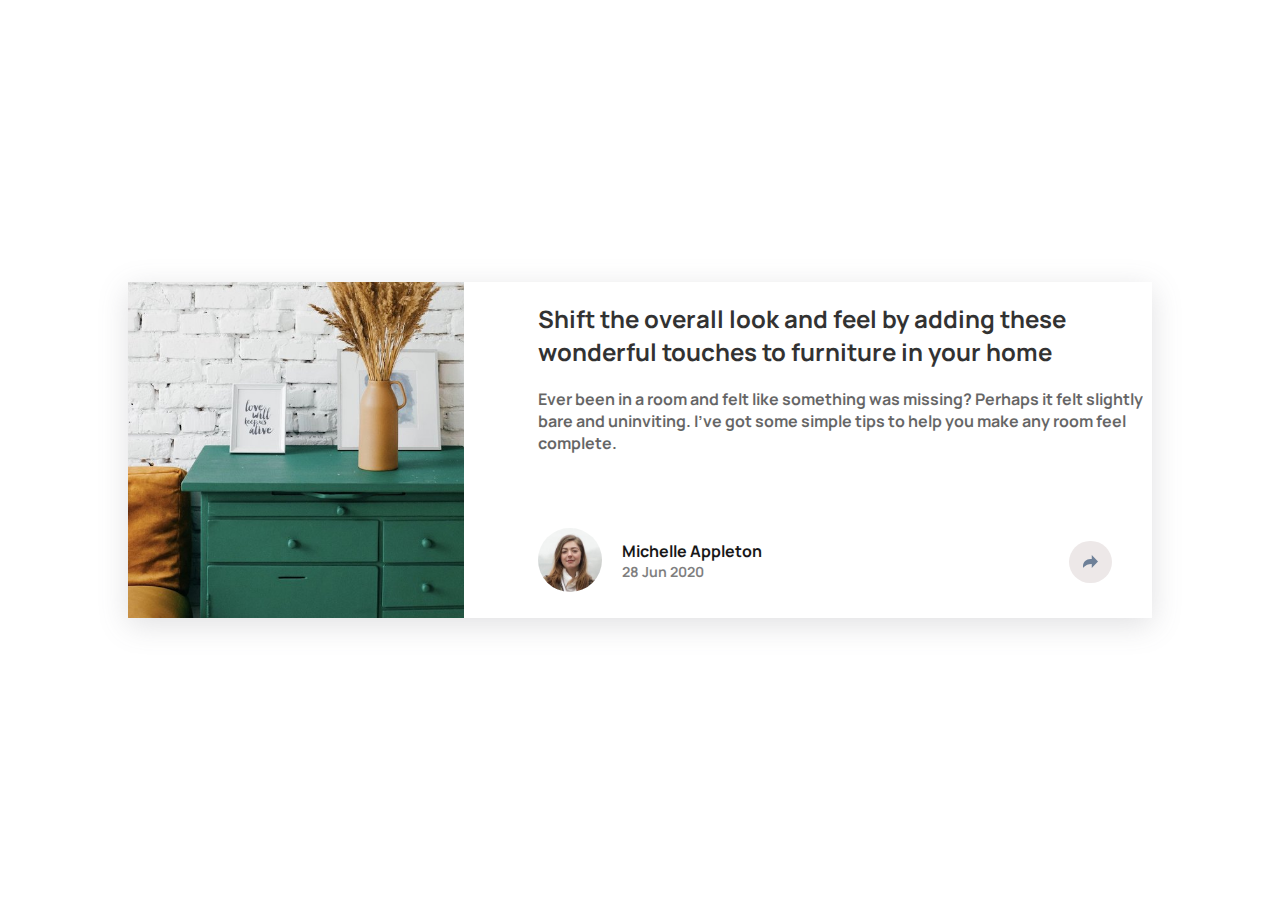
<file: Newbie/article-preview-component-master-6/index.html>
<!DOCTYPE html>
<html lang="en">
  <head>
    <meta charset="UTF-8" />
    <meta name="viewport" content="width=device-width, initial-scale=1.0" />
    <!-- displays site properly based on user's device -->
    <link rel="stylesheet" href="css/style.css" />
    <link rel="stylesheet" href="css/share.css">
    <link rel="stylesheet" media="(max-width:740px)" href="css/mobile.css">
    
    <link
      rel="icon"
      type="image/png"
      sizes="32x32"
      href="./images/favicon-32x32.png"
    />

    <title>Frontend Mentor | Article preview component</title>

    <!-- Feel free to remove these styles or customise in your own stylesheet 👍 -->
    <style>
      .attribution {
        font-size: 11px;
        text-align: center;
      }
      .attribution a {
        color: hsl(228, 45%, 44%);
      }
    </style>
  </head>
  <body>
    <div class="card">
      <div id="img-div">
        
      </div>
      <div id="info-div">
        <div id="info-header">
          <h2>
            Shift the overall look and feel by adding these wonderful touches to
            furniture in your home
          </h2>
          <h3>
            Ever been in a room and felt like something was missing? Perhaps it
            felt slightly bare and uninviting. I’ve got some simple tips to help
            you make any room feel complete.
          </h3>
        </div>
      </div>
      <div id="user-div">
        <div id="user-img-div">
          <img src="images/avatar-michelle.jpg" alt="">
        </div>
        <div id="user-name-div">
          <h4>Michelle Appleton</h4>
          <h5>28 Jun 2020</h5>
        </div>
        
        <div  id="user-share-div">
          <div class="share-div hidden" >
            <div id="div-1">
              <h6>SHARE</h6>
              <div><svg xmlns="http://www.w3.org/2000/svg" width="20" height="20"><path fill="#FFF" d="M18.896 0H1.104C.494 0 0 .494 0 1.104v17.793C0 19.506.494 20 1.104 20h9.58v-7.745H8.076V9.237h2.606V7.01c0-2.583 1.578-3.99 3.883-3.99 1.104 0 2.052.082 2.329.119v2.7h-1.598c-1.254 0-1.496.597-1.496 1.47v1.928h2.989l-.39 3.018h-2.6V20h5.098c.608 0 1.102-.494 1.102-1.104V1.104C20 .494 19.506 0 18.896 0z"/></svg></div>
              <div><svg xmlns="http://www.w3.org/2000/svg" width="20" height="17"><path fill="#FFF" d="M20 2.172a8.192 8.192 0 01-2.357.646 4.11 4.11 0 001.804-2.27 8.22 8.22 0 01-2.605.996A4.096 4.096 0 0013.847.248c-2.65 0-4.596 2.472-3.998 5.037A11.648 11.648 0 011.392 1a4.109 4.109 0 001.27 5.478 4.086 4.086 0 01-1.858-.513c-.045 1.9 1.318 3.679 3.291 4.075a4.113 4.113 0 01-1.853.07 4.106 4.106 0 003.833 2.849A8.25 8.25 0 010 14.658a11.616 11.616 0 006.29 1.843c7.618 0 11.922-6.434 11.663-12.205A8.354 8.354 0 0020 2.172z"/></svg></div>
              <div><svg xmlns="http://www.w3.org/2000/svg" width="20" height="20"><path fill="#FFF" d="M10 0C4.478 0 0 4.477 0 10c0 4.237 2.636 7.855 6.356 9.312-.088-.791-.167-2.005.035-2.868.182-.78 1.172-4.97 1.172-4.97s-.299-.6-.299-1.486c0-1.39.806-2.428 1.81-2.428.852 0 1.264.64 1.264 1.408 0 .858-.545 2.14-.828 3.33-.236.995.5 1.807 1.48 1.807 1.778 0 3.144-1.874 3.144-4.58 0-2.393-1.72-4.068-4.177-4.068-2.845 0-4.515 2.135-4.515 4.34 0 .859.331 1.781.745 2.281a.3.3 0 01.069.288l-.278 1.133c-.044.183-.145.223-.335.134-1.249-.581-2.03-2.407-2.03-3.874 0-3.154 2.292-6.052 6.608-6.052 3.469 0 6.165 2.473 6.165 5.776 0 3.447-2.173 6.22-5.19 6.22-1.013 0-1.965-.525-2.291-1.148l-.623 2.378c-.226.869-.835 1.958-1.244 2.621.937.29 1.931.446 2.962.446 5.522 0 10-4.477 10-10S15.522 0 10 0z"/></svg></div>  
            </div>
            <div id="div-2">
              <div>
                <svg xmlns="http://www.w3.org/2000/svg" width="15" height="13"><path fill="#6E8098" d="M15 6.495L8.766.014V3.88H7.441C3.33 3.88 0 7.039 0 10.936v2.049l.589-.612C2.59 10.294 5.422 9.11 8.39 9.11h.375v3.867L15 6.495z"/></svg></div>
            </div>
          </div> 
          <div id="share-button-div">
            <svg id="detail-btn" xmlns="http://www.w3.org/2000/svg" width="15" height="13"><path fill="#6E8098" d="M15 6.495L8.766.014V3.88H7.441C3.33 3.88 0 7.039 0 10.936v2.049l.589-.612C2.59 10.294 5.422 9.11 8.39 9.11h.375v3.867L15 6.495z"/></svg>
          </div>
        </div>
    </div>

    <script src="main.js"></script>

  </body>
</html>
</file>
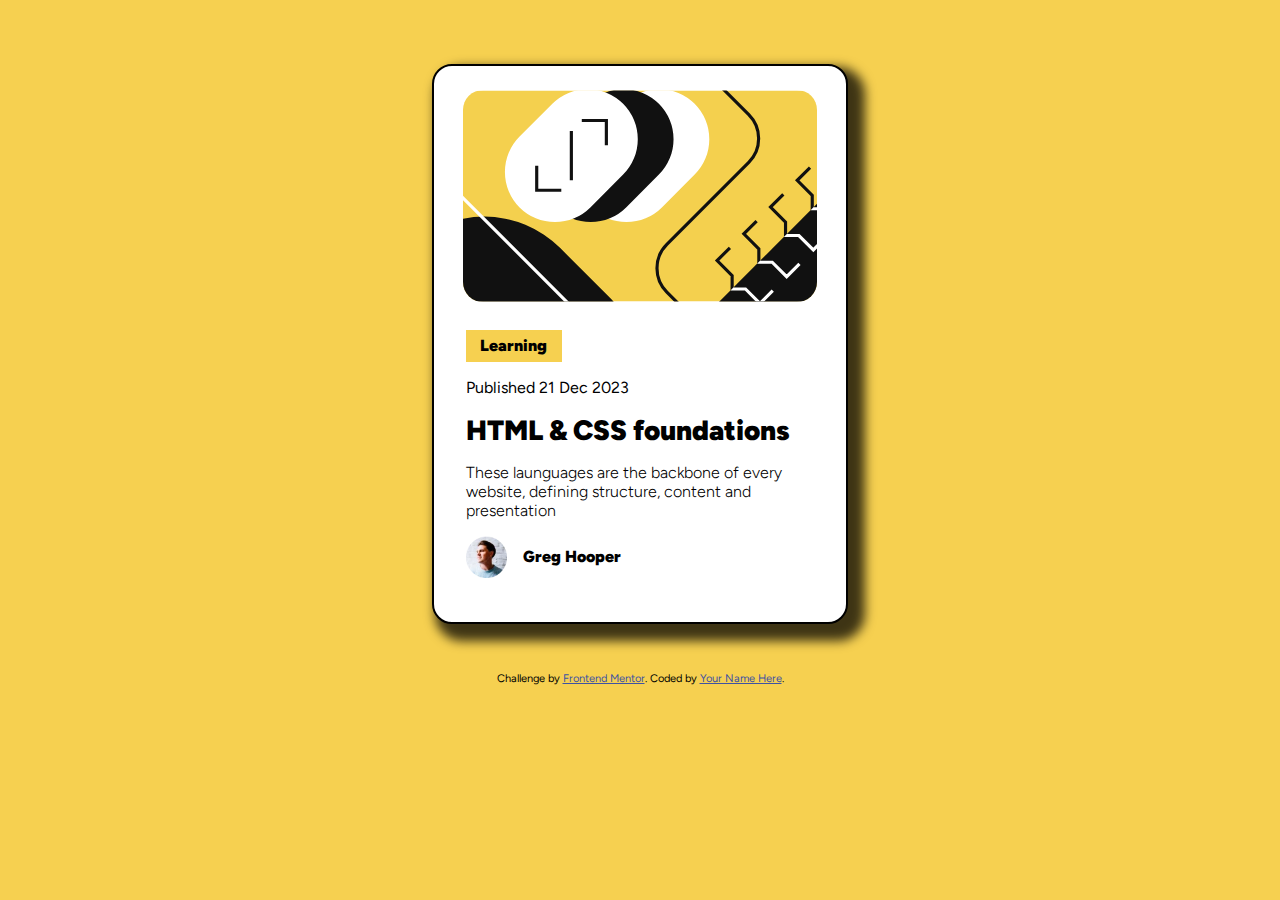
<file: Newbie/blog-preview-card-main-3/index.html>
<!DOCTYPE html>
<html lang="en">
<head>
  <meta charset="UTF-8">
  <meta name="viewport" content="width=device-width, initial-scale=1.0"> <!-- displays site properly based on user's device -->

  <link rel="icon" type="image/png" sizes="32x32" href="./assets/images/favicon-32x32.png">
  <link rel="stylesheet" href="style.css">
  <title>Frontend Mentor | Blog preview card</title>

  <!-- Feel free to remove these styles or customise in your own stylesheet 👍 -->
  <style>
    .attribution { font-size: 11px; text-align: center; }
    .attribution a { color: hsl(228, 45%, 44%); }
  </style>
</head>
<body>
  <div class="card">
    <div id="head-img-div">
      <img src="assets/images/illustration-article.svg" alt="">
    </div>
    <div id="info-div">
      <h2>Learning</h2>
      <h3>Published 21 Dec 2023</h3>
      <h1>HTML & CSS foundations</h1>
      <p>
        These launguages are the backbone of every website, defining structure,
        content and presentation
      </p>
    </div>
    <div id="avatar-div">
      <img id="avatar-img" src="assets/images/image-avatar.webp" alt="">
      <h2 id="avatar-name">Greg Hooper</h2>
    </div>

  </div>

  
  <div class="attribution">
    Challenge by <a href="https://www.frontendmentor.io?ref=challenge" target="_blank">Frontend Mentor</a>. 
    Coded by <a href="#">Your Name Here</a>.
  </div>
</body>
</html>
</file>
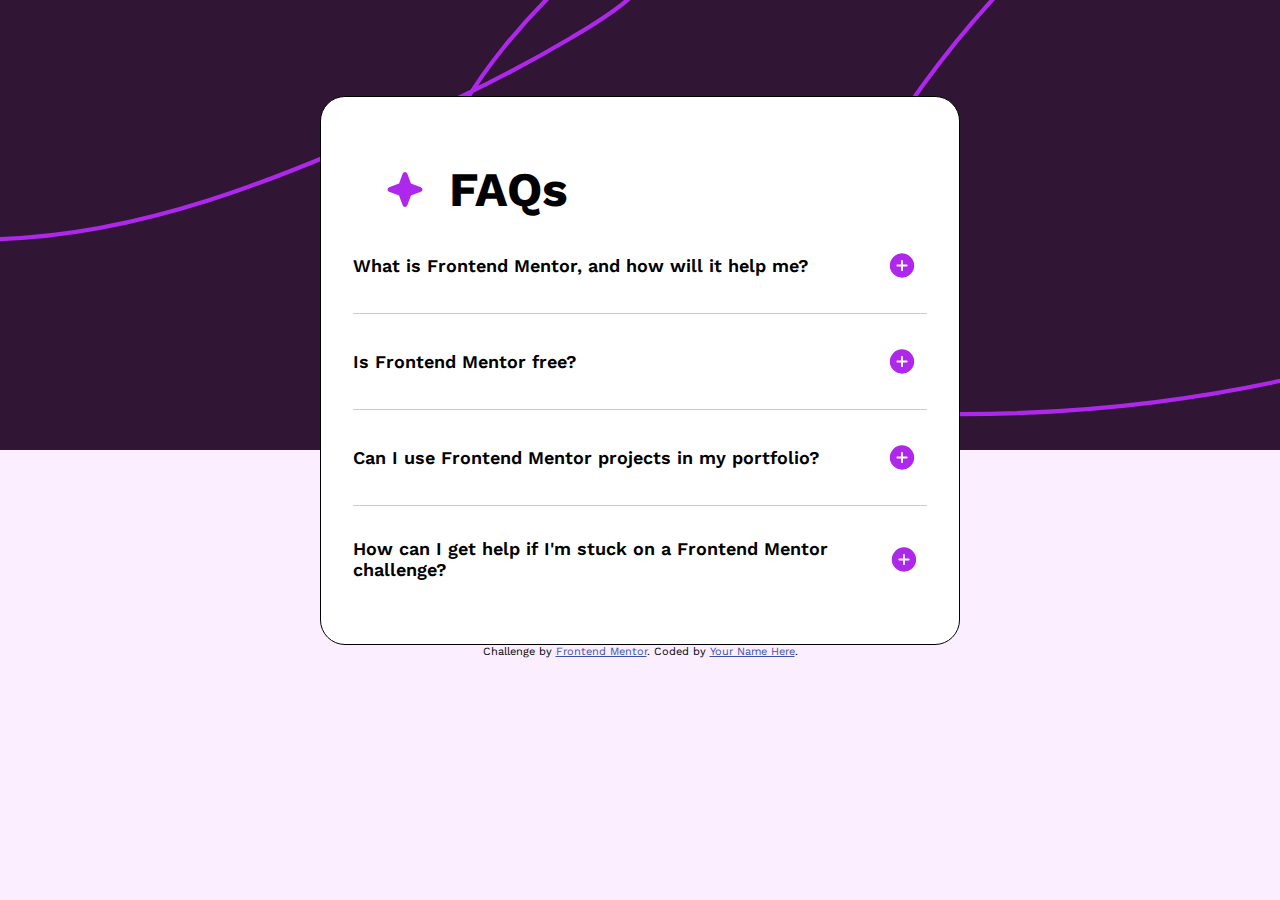
<file: Newbie/faq-accordion-main-4/index.html>
<!DOCTYPE html>
<html lang="en">
<head>
  <meta charset="UTF-8">
  <meta name="viewport" content="width=device-width, initial-scale=1.0"> <!-- displays site properly based on user's device -->
  <link rel="stylesheet" href="css/style.css">
  <link rel="icon" type="image/png" sizes="32x32" href="./assets/images/favicon-32x32.png">
  <link rel="stylesheet" media="(max-width:950px)" href="css/mobile.css">
  <title>Frontend Mentor | FAQ accordion</title>

  <!-- Feel free to remove these styles or customise in your own stylesheet 👍 -->
  <style>
    .attribution { font-size: 11px; text-align: center; }
    .attribution a { color: hsl(228, 45%, 44%); }
  </style>
</head>
<body>
  <div class="img-div">
    
  </div>
  <div class="card">
    <div id="header-div">
      <svg xmlns="http://www.w3.org/2000/svg" width="40" height="41" fill="none" viewBox="0 0 40 41"><path fill="#AD28EB" d="M37.5 20.5a2.467 2.467 0 0 1-1.64 2.344l-9.913 3.604-3.603 9.911a2.5 2.5 0 0 1-4.688 0l-3.604-9.922-9.911-3.593a2.5 2.5 0 0 1 0-4.688l9.921-3.604 3.594-9.911a2.5 2.5 0 0 1 4.688 0l3.604 9.921 9.911 3.594A2.467 2.467 0 0 1 37.5 20.5Z"/></svg>
      <h1>FAQs</h1>
    </div>
    <div class="card-element">
      <div class="info-head-div">
        <h2 class="info-head">What is Frontend Mentor, and how will it help me?</h2>
        <svg class="show-more plus-class" xmlns="http://www.w3.org/2000/svg" width="30" height="31" fill="none" viewBox="0 0 30 31"><path fill="#AD28EB" d="M15 3.313A12.187 12.187 0 1 0 27.188 15.5 12.203 12.203 0 0 0 15 3.312Zm4.688 13.124h-3.75v3.75a.938.938 0 0 1-1.876 0v-3.75h-3.75a.938.938 0 0 1 0-1.875h3.75v-3.75a.938.938 0 0 1 1.876 0v3.75h3.75a.938.938 0 0 1 0 1.876Z"/></svg>
      </div>
      <p class="info-details">Frontend Mentor offers realistic coding challenges to help developers improve their 
        frontend coding skills with projects in HTML, CSS, and JavaScript. It's suitable for 
        all levels and ideal for portfolio building.</p>
    </div>
    <div class="card-element">
      <div class="info-head-div">
        <h2 class="info-head">Is Frontend Mentor free?</h2>
        <svg class="show-more plus-class" xmlns="http://www.w3.org/2000/svg" width="30" height="31" fill="none" viewBox="0 0 30 31"><path fill="#AD28EB" d="M15 3.313A12.187 12.187 0 1 0 27.188 15.5 12.203 12.203 0 0 0 15 3.312Zm4.688 13.124h-3.75v3.75a.938.938 0 0 1-1.876 0v-3.75h-3.75a.938.938 0 0 1 0-1.875h3.75v-3.75a.938.938 0 0 1 1.876 0v3.75h3.75a.938.938 0 0 1 0 1.876Z"/></svg>
      </div>
      <p class="info-details">Yes, Frontend Mentor offers both free and premium coding challenges, with the free 
        option providing access to a range of projects suitable for all skill levels.
      </p>
    </div>
    <div class="card-element">
      <div class="info-head-div">
        <h2 class="info-head">Can I use Frontend Mentor projects in my portfolio?</h2>
        <svg class="show-more plus-class" xmlns="http://www.w3.org/2000/svg" width="30" height="31" fill="none" viewBox="0 0 30 31"><path fill="#AD28EB" d="M15 3.313A12.187 12.187 0 1 0 27.188 15.5 12.203 12.203 0 0 0 15 3.312Zm4.688 13.124h-3.75v3.75a.938.938 0 0 1-1.876 0v-3.75h-3.75a.938.938 0 0 1 0-1.875h3.75v-3.75a.938.938 0 0 1 1.876 0v3.75h3.75a.938.938 0 0 1 0 1.876Z"/></svg>
      </div>
      <p class="info-details">  Yes, you can use projects completed on Frontend Mentor in your portfolio. It's an excellent
        way to showcase your skills to potential employers!</p>
    </div>
    <div class="card-element">
      <div class="info-head-div">
        <h2 class="info-head">How can I get help if I'm stuck on a Frontend Mentor challenge?</h2>
        <svg class="show-more plus-class" xmlns="http://www.w3.org/2000/svg" width="30" height="31" fill="none" viewBox="0 0 30 31"><path fill="#AD28EB" d="M15 3.313A12.187 12.187 0 1 0 27.188 15.5 12.203 12.203 0 0 0 15 3.312Zm4.688 13.124h-3.75v3.75a.938.938 0 0 1-1.876 0v-3.75h-3.75a.938.938 0 0 1 0-1.875h3.75v-3.75a.938.938 0 0 1 1.876 0v3.75h3.75a.938.938 0 0 1 0 1.876Z"/></svg>
      </div>
      <p class="info-details"> The best place to get help is inside Frontend Mentor's Discord community. There's a help 
        channel where you can ask questions and seek support from other community members.
      </p>
    </div>
  </div>




  
  
 
  
  <div class="attribution">
    Challenge by <a href="https://www.frontendmentor.io?ref=challenge" target="_blank">Frontend Mentor</a>. 
    Coded by <a href="#">Your Name Here</a>.
  </div>

  <script src="script/main.js"></script>
</body>
</html>
</file>
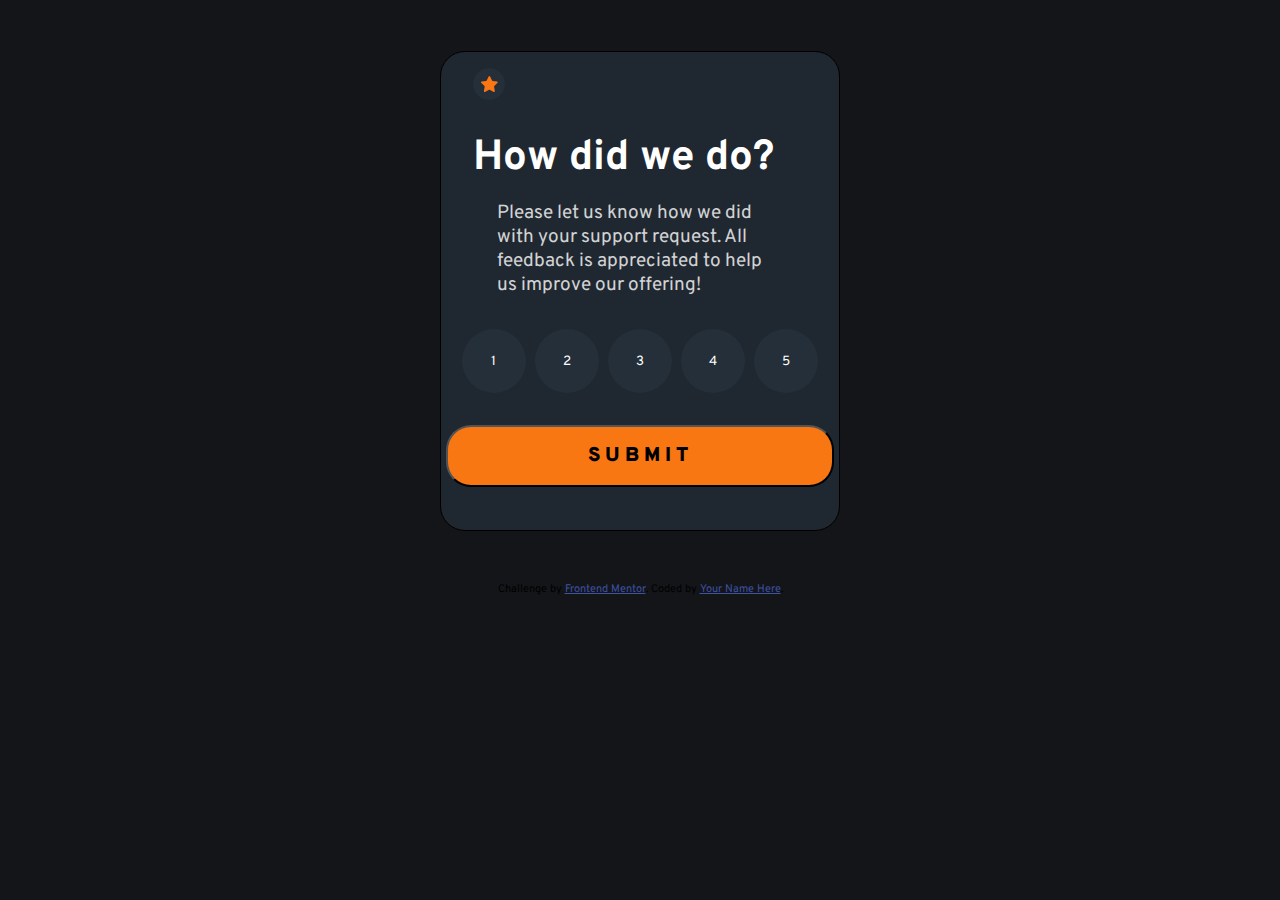
<file: Newbie/interactive-rating-component-main -5/index.html>
<!DOCTYPE html>
<html lang="en">
  <head>
    <meta charset="UTF-8" />
    <meta name="viewport" content="width=device-width, initial-scale=1.0" />
    <!-- displays site properly based on user's device -->

    <link
      rel="icon"
      type="image/png"
      sizes="32x32"
      href="./images/favicon-32x32.png"
    />
    <link rel="stylesheet" href="css/style.css" />
    <link rel="stylesheet" href="css/success-class.css" />
    <link rel="stylesheet" href="css/code.css" />
    <link rel="stylesheet" media="(max-width:375px)" href="css/mobile.css">
    <title>Frontend Mentor | Interactive rating component</title>

    <!-- Feel free to remove these styles or customise in your own stylesheet 👍 -->
    <style>
      .attribution {
        font-size: 11px;
        text-align: center;
      }
      .attribution a {
        color: hsl(228, 45%, 44%);
      }
    </style>
  </head>
  <body>
    <!-- Rating state start -->
    <div class="card">
      <div id="icon-div">
        <svg width="17" height="16" xmlns="http://www.w3.org/2000/svg">
          <path
            d="m9.067.43 1.99 4.031c.112.228.33.386.58.422l4.45.647a.772.772 0 0 1 .427 1.316l-3.22 3.138a.773.773 0 0 0-.222.683l.76 4.431a.772.772 0 0 1-1.12.813l-3.98-2.092a.773.773 0 0 0-.718 0l-3.98 2.092a.772.772 0 0 1-1.119-.813l.76-4.431a.77.77 0 0 0-.222-.683L.233 6.846A.772.772 0 0 1 .661 5.53l4.449-.647a.772.772 0 0 0 .58-.422L7.68.43a.774.774 0 0 1 1.387 0Z"
            fill="#FC7614"
          />
        </svg>
      </div>
      <div id="card-header">
        <h1>How did we do?</h1>
        <p>
          Please let us know how we did with your support request. All feedback
          is appreciated to help us improve our offering!
        </p>
      </div>
      <div id="star-div">
        <button class="star-btn">1</button>
        <button class="star-btn">2</button>
        <button class="star-btn">3</button>
        <button class="star-btn">4</button>
        <button class="star-btn">5</button>
      </div>
      <div id="submit-div">
        <button class="submit-btn">SUBMIT</button>
      </div>
    </div>

    

    <!-- Submit

  Rating state end 

  Thank you state start 

  

  

  

  Thank you state end  -->

    <div class="attribution">
      Challenge by
      <a href="https://www.frontendmentor.io?ref=challenge" target="_blank"
        >Frontend Mentor</a
      >. Coded by <a href="#">Your Name Here</a>.
    </div>

    <script src="scripts/main.js"></script>
  </body>
</html>
</file>
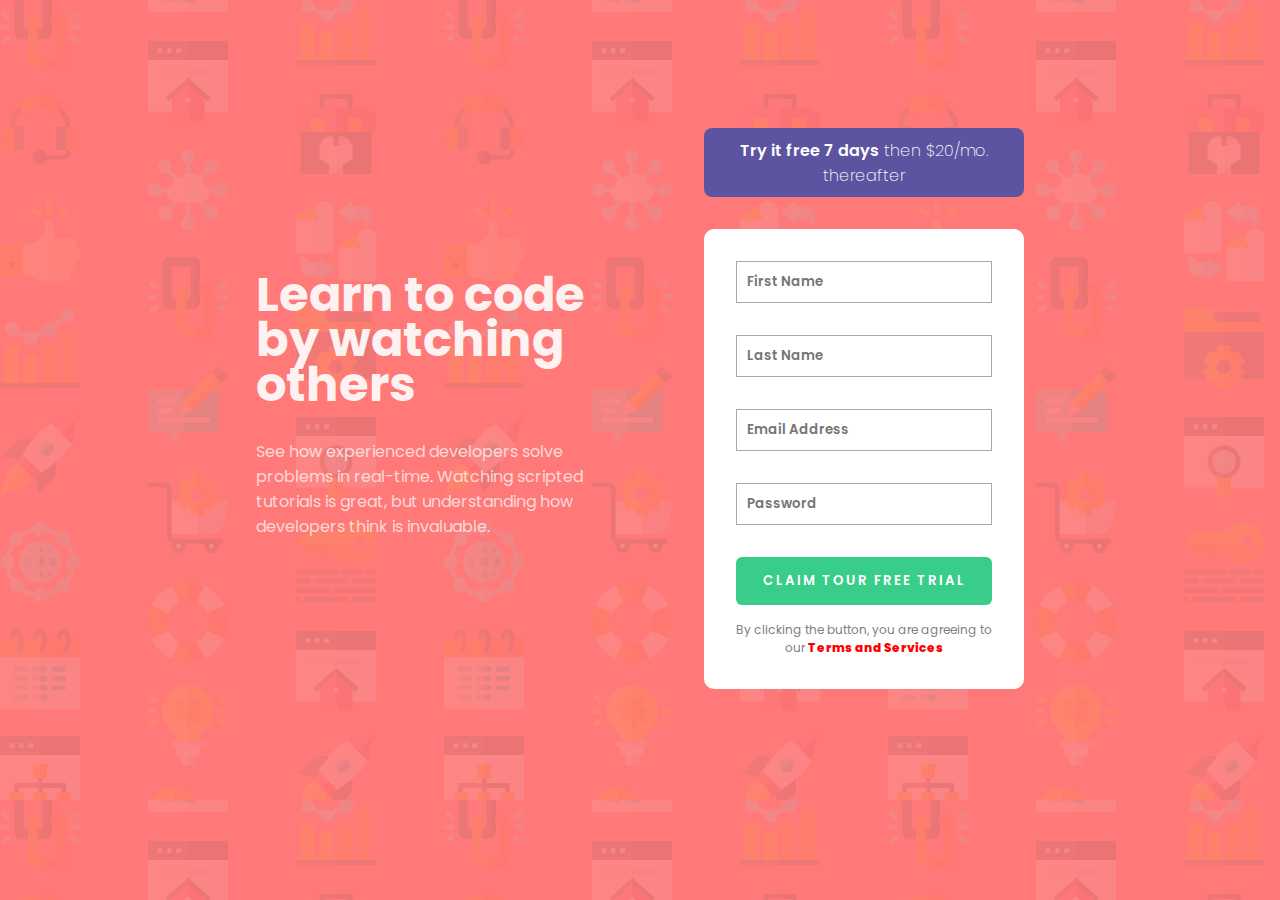
<file: Newbie/intro-component-with-signup-form-master-8/index.html>
<!DOCTYPE html>
<html lang="en">
  <head>
    <meta charset="UTF-8" />
    <meta name="viewport" content="width=device-width, initial-scale=1.0" />
    <!-- displays site properly based on user's device -->
    <link rel="stylesheet" href="css/style.css" />
    <link rel="stylesheet" media="(max-width:1240px)" href="css/tablet.css">
    <link rel="stylesheet" media="(max-width:650px)" href="css/mobile.css" />
    <link rel="stylesheet" href="css/warning-message.css">
    <link
      rel="icon"
      type="image/png"
      sizes="32x32"
      href="./images/favicon-32x32.png"
    />

    <title>Frontend Mentor | Intro component with sign up form</title>

    <!-- Feel free to remove these styles or customise in your own stylesheet 👍 -->
    <style>
      .attribution {
        font-size: 11px;
        text-align: center;
      }
      .attribution a {
        color: hsl(228, 45%, 44%);
      }
    </style>
  </head>
  <body>
    <div class="card">
      <div class="head-container">
        <h1>Learn to code by watching others</h1>
        <p>
          See how experienced developers solve problems in real-time. Watching
          scripted tutorials is great, but understanding how developers think is
          invaluable.
        </p>
      </div>
      <div class="form-container">
        <div class="discount-div">
          <h2> <span>Try it free 7 days</span> then $20/mo. thereafter</h2>
        </div>
        <div class="form-div">
          <form action="#">
            <div class="input-div">
              <input class="form-element" type="text" id="fname" placeholder="First Name" />
              <svg class="error-svg" width="24" height="24" xmlns="http://www.w3.org/2000/svg"><g fill="none" fill-rule="evenodd"><circle fill="#FF7979" cx="12" cy="12" r="12"/><rect fill="#FFF" x="11" y="6" width="2" height="9" rx="1"/><rect fill="#FFF" x="11" y="17" width="2" height="2" rx="1"/></g></svg>
            </div>
            
            
            <p class="warning-message">First Name cannot be empty</p>
            <div class="input-div">
              <input class="form-element" type="text" id="flastName" placeholder="Last Name" />
              <svg class="error-svg" width="24" height="24" xmlns="http://www.w3.org/2000/svg"><g fill="none" fill-rule="evenodd"><circle fill="#FF7979" cx="12" cy="12" r="12"/><rect fill="#FFF" x="11" y="6" width="2" height="9" rx="1"/><rect fill="#FFF" x="11" y="17" width="2" height="2" rx="1"/></g></svg>
            </div>
            
            
            <p class="warning-message">Last Name cannot be empty</p>
            <div class="input-div">
              <input class="form-element" type="text" id="femail" placeholder="Email Address" />
              <svg class="error-svg" width="24" height="24" xmlns="http://www.w3.org/2000/svg"><g fill="none" fill-rule="evenodd"><circle fill="#FF7979" cx="12" cy="12" r="12"/><rect fill="#FFF" x="11" y="6" width="2" height="9" rx="1"/><rect fill="#FFF" x="11" y="17" width="2" height="2" rx="1"/></g></svg>
            </div>
            
            
            <p class="warning-message">Looks like this is not an email</p>           
            <div class="input-div">
              <input class="form-element" type="password" id="fpassword" placeholder="Password" />
              <svg class="error-svg" width="24" height="24" xmlns="http://www.w3.org/2000/svg"><g fill="none" fill-rule="evenodd"><circle fill="#FF7979" cx="12" cy="12" r="12"/><rect fill="#FFF" x="11" y="6" width="2" height="9" rx="1"/><rect fill="#FFF" x="11" y="17" width="2" height="2" rx="1"/></g></svg>
            </div>
           
            
            <p class="warning-message">Password cannot be empty</p>
            
            <button class="submit-button">CLAIM TOUR FREE TRIAL</button>
            
            <p id="term-service">
              By clicking the button, you are agreeing to our <span>Terms and Services</span>
            </p>
          </form>
        </div>
      </div>
    </div>

    <!-- <footer>
    <p class="attribution">
      Challenge by <a href="https://www.frontendmentor.io?ref=challenge" target="_blank">Frontend Mentor</a>. 
      Coded by <a href="#">Your Name Here</a>.
    </p>
  </footer> -->
    <script src="main.js"></script>
  </body>
</html>
</file>
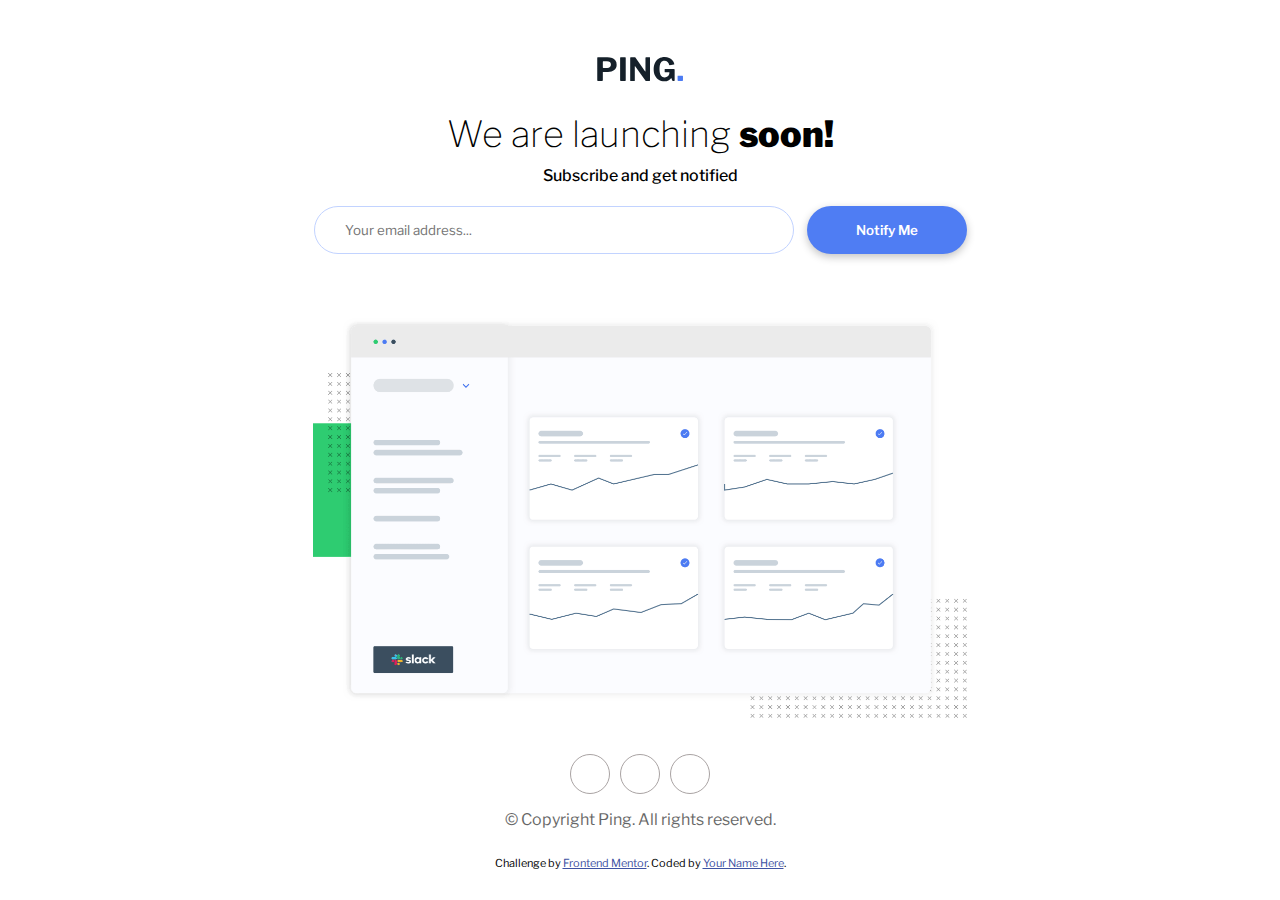
<file: Newbie/ping-coming-soon-page-master - 9/index.html>
<!DOCTYPE html>
<html lang="en">
<head>
  <meta charset="UTF-8">
  <meta name="viewport" content="width=device-width, initial-scale=1.0"> <!-- displays site properly based on user's device -->
  <link rel="stylesheet" href="https://cdnjs.cloudflare.com/ajax/libs/font-awesome/6.6.0/css/all.min.css" integrity="sha512-Kc323vGBEqzTmouAECnVceyQqyqdsSiqLQISBL29aUW4U/M7pSPA/gEUZQqv1cwx4OnYxTxve5UMg5GT6L4JJg==" crossorigin="anonymous" referrerpolicy="no-referrer" />
  <link rel="stylesheet" media="(max-width:740px)" href="styles/mobile.css">
  <link rel="icon" type="image/png" sizes="32x32" href="./images/favicon-32x32.png">
  
  <link rel="stylesheet" href="styles/style.css">

  <title>Frontend Mentor | Ping coming soon page</title>

  <!-- Feel free to remove these styles or customise in your own stylesheet 👍 -->
  <style>
    .attribution { font-size: 11px; text-align: center; }
    .attribution a { color: hsl(228, 45%, 44%); }
  </style>
</head>
<body>
  <div class="container">
    <div class="header-div">
      <img src="images/logo.svg" alt="">
      <h2>We are launching <span>soon!</span></h2>
      <h4>Subscribe and get notified</h4>
      <div class="input-div">
        <div >
          <input type="text" placeholder="Your email address...">
          <button>Notify Me</button>
        </div>
      </div>
    </div>
    <div class="img-div">
      <img src="images/illustration-dashboard.png" alt="">
    </div>
    <div class="footer">
      <div class="footer-icons">
        <i class="fa-brands fa-facebook-f fa-xl" style="color: #005eff;"></i>
        <i class="fa-brands fa-twitter fa-xl" style="color: #005eff;"></i>
        <i class="fa-brands fa-instagram fa-xl" style="color: #005eff;"></i>
      </div>
      <div class="footer-info">
        <p>&copy; Copyright Ping. All rights reserved.</p>
      </div>
    </div>
  </div>

  <footer>
    <p class="attribution">
      Challenge by <a href="https://www.frontendmentor.io?ref=challenge" target="_blank">Frontend Mentor</a>. 
      Coded by <a href="#">Your Name Here</a>.
    </p>
  </footer>

  <script src="scripts/app.js"></script>
</body>
</html>
</file>
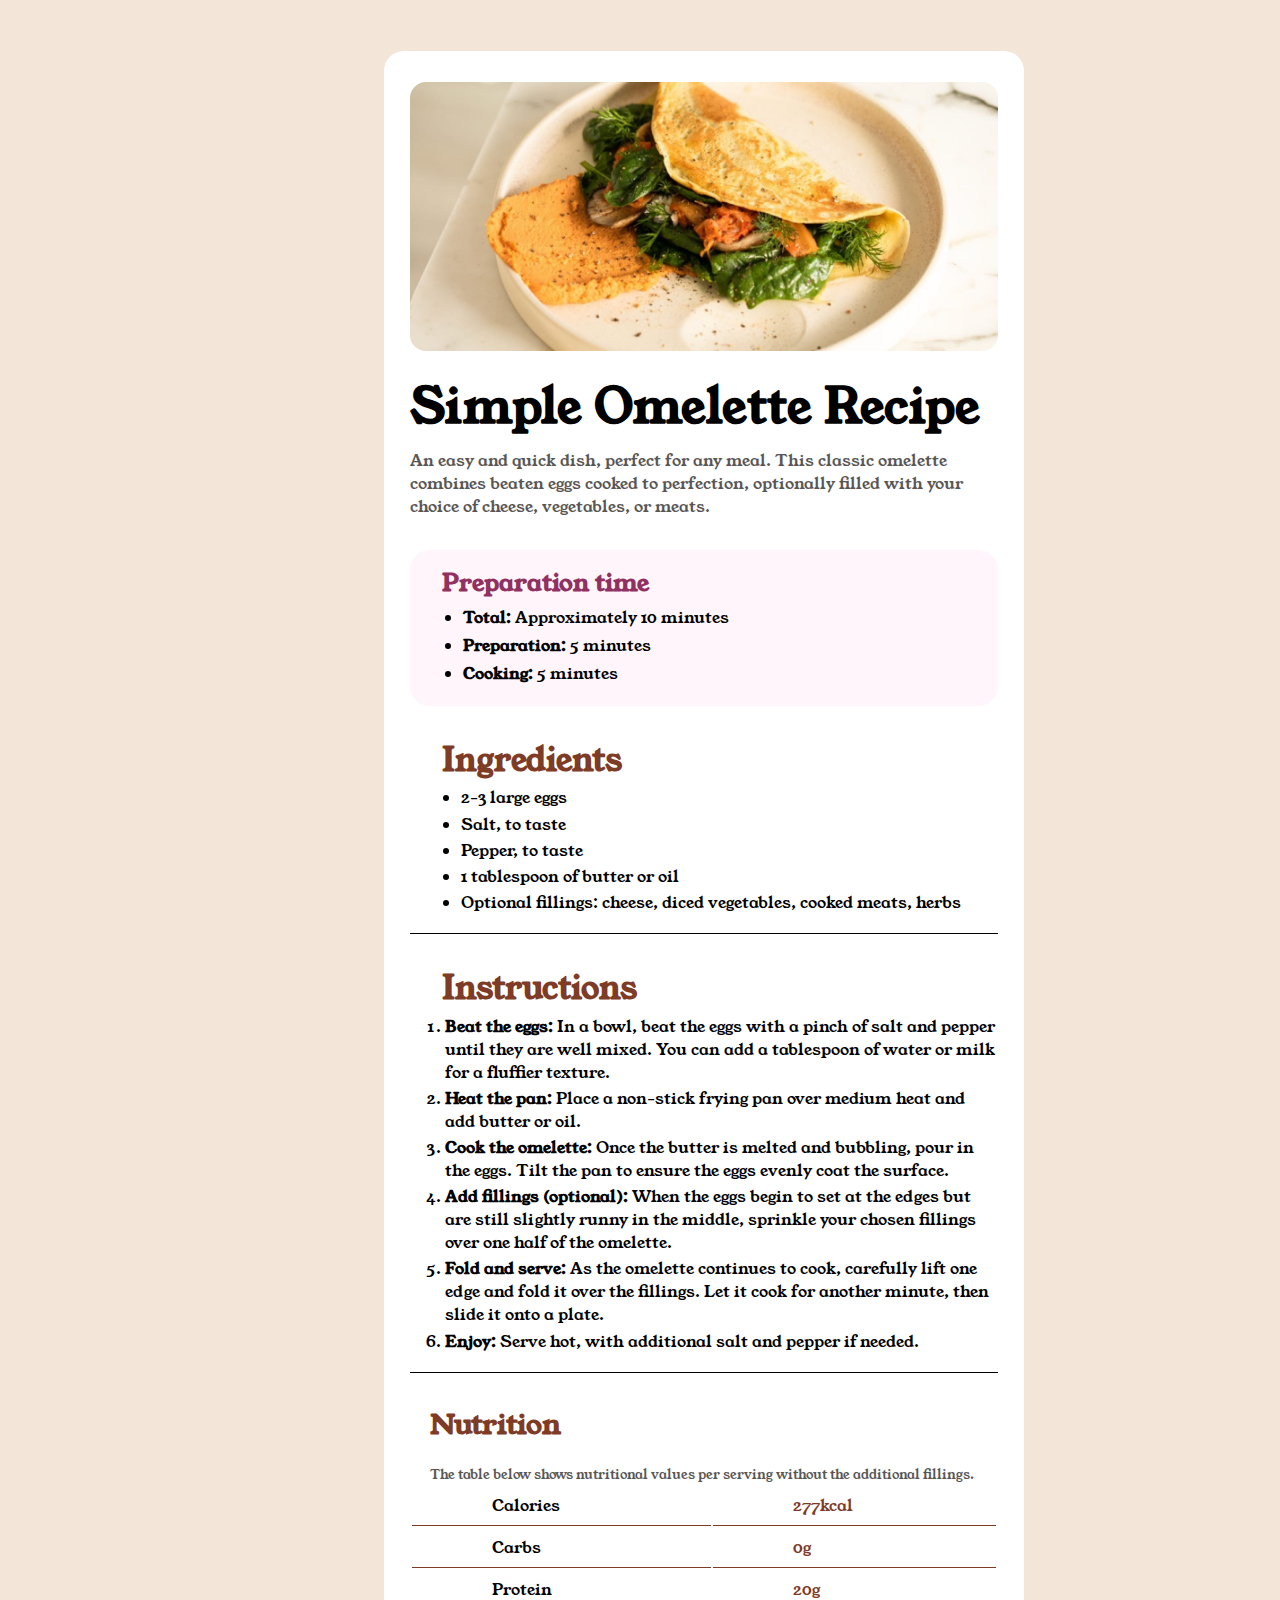
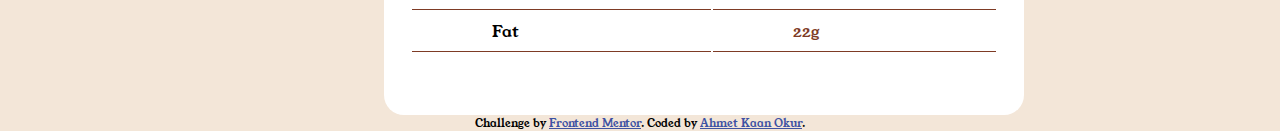
<file: Newbie/recipe-page-main-1/index.html>
<!DOCTYPE html>
<html lang="en">
  <head>
    <meta charset="UTF-8" />
    <meta name="viewport" content="width=device-width, initial-scale=1.0" />
    
    <link rel="stylesheet" href="style.css">
    <link rel="stylesheet" media="(max-width:440px)" href="mobile.css">
    <!-- displays site properly based on user's device -->

    <link
      rel="icon"
      type="image/png"
      sizes="32x32"
      href="./assets/images/favicon-32x32.png"
    />

    <title>Frontend Mentor | Recipe page</title>

    <!-- Feel free to remove these styles or customise in your own stylesheet 👍 -->
    <style>
      .attribution {
        font-size: 11px;
        text-align: center;
      }
      .attribution a {
        color: hsl(228, 45%, 44%);
      }
    </style>
  </head>
  <body>
    <div class="container">
      <img src="assets/images/image-omelette.jpeg" alt="" />
      <h1>Simple Omelette Recipe</h1>

      <p>
        An easy and quick dish, perfect for any meal. This classic omelette
        combines beaten eggs cooked to perfection, optionally filled with your
        choice of cheese, vegetables, or meats.
      </p>

      <div id="section-2">
        <h2>Preparation time</h2>
        <ul>
          <li><strong>Total:</strong> Approximately 10 minutes</li>
          <li><strong>Preparation:</strong> 5 minutes</li>
          <li><strong>Cooking:</strong> 5 minutes</li>
        </ul>
      </div>

      <div class="list">
        <h2>Ingredients</h2>
        <ul>
          <li>2-3 large eggs</li>
          <li>Salt, to taste</li>
          <li>Pepper, to taste</li>
          <li>1 tablespoon of butter or oil</li>
          <li>
            Optional fillings: cheese, diced vegetables, cooked meats, herbs
          </li>
        </ul>
      </div>

      <div class="list">
        <h2>Instructions</h2>
        <ol>
          <li>
            <strong>Beat the eggs:</strong> In a bowl, beat the eggs with a
            pinch of salt and pepper until they are well mixed. You can add a
            tablespoon of water or milk for a fluffier texture.
          </li>
          <li>
            <strong>Heat the pan:</strong> Place a non-stick frying pan over
            medium heat and add butter or oil.
          </li>
          <li>
            <strong>Cook the omelette:</strong> Once the butter is melted and
            bubbling, pour in the eggs. Tilt the pan to ensure the eggs evenly
            coat the surface.
          </li>
          <li>
            <strong>Add fillings (optional):</strong> When the eggs begin to set
            at the edges but are still slightly runny in the middle, sprinkle
            your chosen fillings over one half of the omelette.
          </li>
          <li>
            <strong>Fold and serve:</strong> As the omelette continues to cook,
            carefully lift one edge and fold it over the fillings. Let it cook
            for another minute, then slide it onto a plate.
          </li>
          <li>
            <strong>Enjoy:</strong> Serve hot, with additional salt and pepper
            if needed.
          </li>
        </ol>
      </div>
      <div>
        <div class="list" id="nutrition">
          <h2>Nutrition</h2>
          <p>
            The table below shows nutritional values per serving without the
            additional fillings.
          </p>
        </div>
        <table>
          <tr>
            <td class="head">Calories</td>
            <td class="info">277kcal</td>
          </tr>
          <tr>
            <td class="head">Carbs</td>
            <td class="info">0g</td>
          </tr>
          <tr>
            <td class="head">Protein</td>
            <td class="info">20g</td>
          </tr>
          <tr>
            <td class="head">Fat</td>
            <td class="info">22g</td>
          </tr>
        </table>
      </div>
    </div>

    <div class="attribution">
      Challenge by
      <a href="https://www.frontendmentor.io?ref=challenge" target="_blank"
        >Frontend Mentor</a
      >. Coded by <a href="#">Ahmet Kaan Okur</a>.
    </div>
  </body>
</html>
</file>
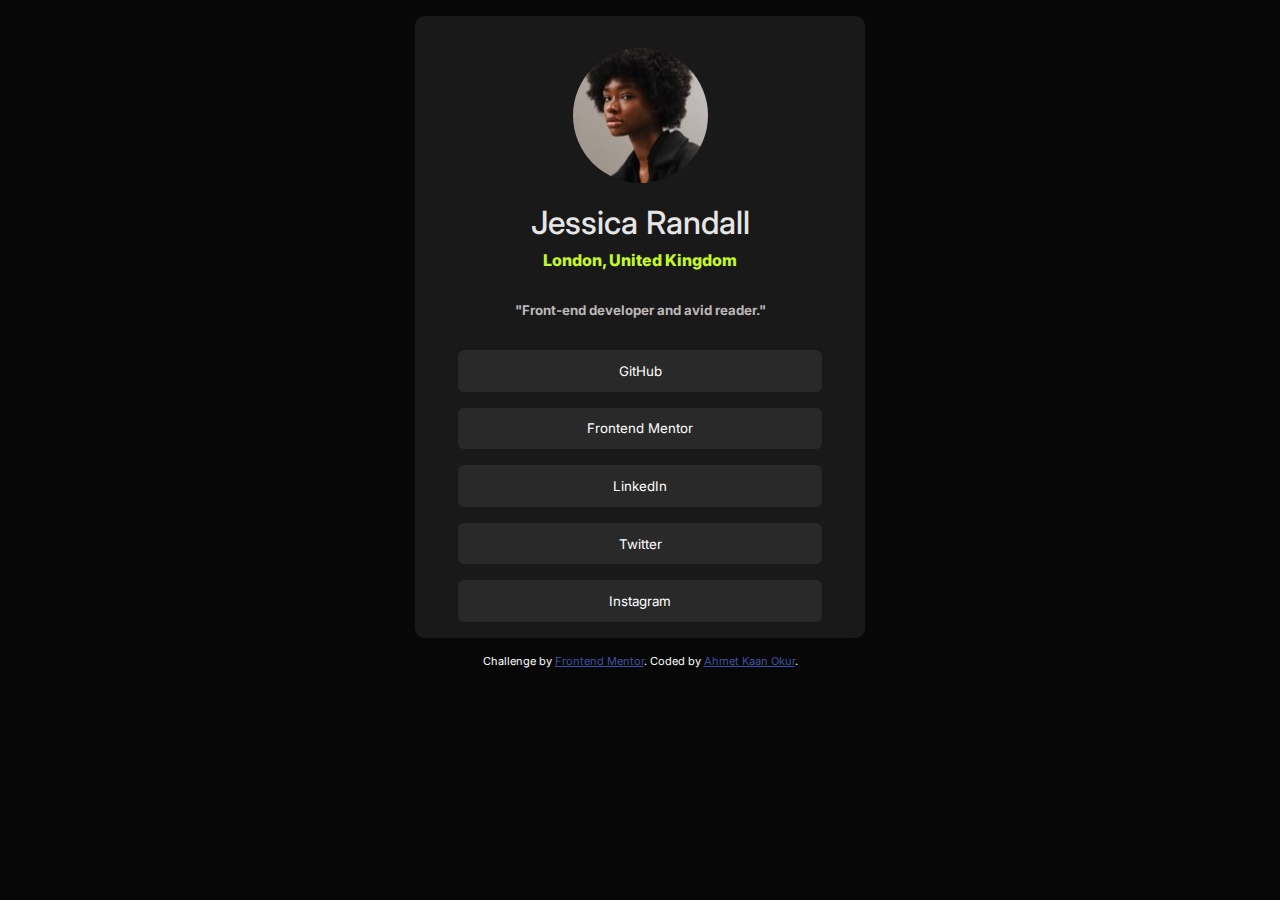
<file: Newbie/social-links-profile-main-2/index.html>
<!DOCTYPE html>
<html lang="en">
<head>
  <meta charset="UTF-8">
  <meta name="viewport" content="width=device-width, initial-scale=1.0"> <!-- displays site properly based on user's device -->
  <link rel="stylesheet" href="style.css">
  <link rel="icon" type="image/png" sizes="32x32" href="./assets/images/favicon-32x32.png">
  
  <title>Frontend Mentor | Social links profile</title>

  <!-- Feel free to remove these styles or customise in your own stylesheet 👍 -->
  <style>
    .attribution { font-size: 11px; text-align: center; }
    .attribution a { color: hsl(228, 45%, 44%); }
  </style>
</head>
<body>

  <div class="container">
    <div class="user-section">
      <img src="assets/images/avatar-jessica.jpeg" alt="">
      <h1>Jessica Randall</h1>
      <h3>London, United Kingdom</h3>
      <h5>"Front-end developer and avid reader."</h5>
    </div>
    <div class="contact-section">
      <button>GitHub</button>
      <button>Frontend Mentor</button>
      <button>LinkedIn</button>
      <button>Twitter</button>
      <button>Instagram</button>
    </div>
  </div>
  
  
  

  
  
  
  
  
  
  <div style="color: white;" class="attribution">
    Challenge by <a href="https://www.frontendmentor.io?ref=challenge" target="_blank">Frontend Mentor</a>. 
    Coded by <a href="#">Ahmet Kaan Okur</a>.
  </div>
</body>
</html>
</file>
<file: Newbie/article-preview-component-master-6/css/style.css>
@import url('https://fonts.googleapis.com/css2?family=Manrope:wght@200..800&display=swap');
*{
    padding: 0;
    border: 0;
    box-sizing: border-box;
    font-family: "Manrope", sans-serif;
}
html, body {
    height: 100%;
    margin: 0;
    display: flex;
    justify-content: center;
    align-items: center;
}

.card{
    box-shadow: rgba(100, 100, 111, 0.2) 0px 7px 29px 0px;
    max-height: 20rem,;
    max-width: 64rem;
    display: grid;
    position: relative;
    grid-template-columns: repeat(5, 1fr);
    grid-template-rows: repeat(3, 7rem);
    grid-template-areas:
    "a a b b b"
    "a a b b b"
    "a a c c c";
}

#img-div{
    background-image: url(../images/drawers.jpg);
    grid-area: a;
    background-size: cover;
    background-repeat: no-repeat;
    width: 21rem;
    height: 21rem;
}



#info-div{
    grid-area: b;
}

#user-div{
    grid-area: c;
}



#info-header h2{
    opacity: .8;
    font-size: 24px;
}

#info-header h3{
    opacity: .6;
    font-size: 16px;
}

#user-div{
    
    display: flex;
    align-items: center;
}

#user-div img{
    width: 4rem;
    border-radius: 50px;
}

#user-name-div{
    margin-left: 20px;
}

#user-name-div h4{
    font-size: 16px;
    opacity: .9;
    margin-bottom: 0;
}

#user-name-div h5{
    font-size: 14px;
    opacity: .5;
    margin-top: 0;
}

#user-share-div{
    margin-left: 50%;
    background-color: rgb(237, 232, 232);
    padding: 5px 7px;
    border-radius: 25px;
}

#share-button-div{
    background-color: rgb(237, 232, 232);
    padding: 5px 7px;
    border-radius: 25px;

}
</file>
<file: Newbie/article-preview-component-master-6/css/share.css>
.share-div{
    background-color: #49556B;
    display: flex;
    align-items: center;
    justify-content: center;
    position: absolute;
    right: 0rem;
    top: 170px;
    height: 4rem;
    border-radius: 15px;
}

.share-div h6{
    font-size: 16px;
    letter-spacing: 6px;
    color: white;
    opacity: .6;
    font-weight: 200;
}

.share-div div{
    margin: 0 0 0 10px;
    padding: 0 10px 0 10px;
}

#div-1{
    display: flex;
    align-items: center;
    justify-content: center;
}

.hidden{
    display: none;
}
</file>
<file: Newbie/article-preview-component-master-6/css/mobile.css>
.card{
    box-shadow: rgba(100, 100, 111, 0.2) 0px 7px 29px 0px;
    max-height: 21rem,;
    max-width: 64rem;
    display: grid;
    margin-top: 8rem;
    grid-template-columns: repeat(1, 21rem);
    grid-template-rows: repeat(5, 7rem);
    grid-template-areas:
    
    "a "
    "a "
    "a "
    "b "
    "b"
    "b"
    "c ";
}

#user-share-div{
    margin-left: 20%;
    background-color: rgb(237, 232, 232);
    padding: 5px 7px;
    border-radius: 25px;
}




.share-div{
    border-radius: 0 0 20px 20px;
    top: 670px;
    height: 5rem;
    
}

#info-header {
    margin-left: 2rem;
    margin-right: 2rem;
}
</file>
<file: Newbie/blog-preview-card-main-3/style.css>
@import url('https://fonts.googleapis.com/css2?family=Figtree:ital,wght@0,300..900;1,300..900&display=swap');

*{
    padding: 0;
    margin: 0;
    box-sizing: border-box;
    text-align: center;
    font-family: "Figtree", sans-serif;
    
}

html{
    background-color: #F6D050;
}

.card{
    background-color: white;
    box-shadow: 10px 10px 11px 7px rgba(0,0,0,0.75);
    border: 2px solid black;
    display: inline-block;
    text-align: center;
    margin: 4rem 0 3rem 0;
    width: 26rem;
    height: 35rem;
    border-radius: 20px; 
}

.card:hover{
    box-shadow: 10px 10px 11px 10px rgba(0,0,0,1);
}

#head-img-div img{
    width: 86%;
    height: auto;
    margin-top: 1.5rem;
    border-radius: 20px;    
}

#info-div{
    margin: 1rem;
    text-align: left;
}

#info-div h2{
    background-color: #F6D050;
    margin: 0.5rem 0 1rem 1rem;
    text-align: left;
    display: inline-block;
    padding: .4rem .9rem .4rem .9rem;
    font-size: 16px;
    font-weight: 900;
}

#info-div h3{
    text-align: left;
    margin: 0 0 1rem 1rem;
    font-weight: 400;
    font-size: 16px;
}

#info-div h1{
    font-size: 28px;
    text-align: left;
    margin: 0 0 1rem 1rem;
    font-weight: 900;
}

#info-div p{
    font-weight: 100;
    text-align: left;
    margin: 0 0 0 1rem;
}

#avatar-div{
    display: flex;
}

#avatar-div img{
    width: 10%;
    text-align: left;
    margin: 0 1rem 0 2rem;
    justify-items: center;
}

#avatar-div h2{
    font-weight: 900;
    font-size: 16px;
    display: flex;
    align-items: center;
}
</file>
<file: Newbie/faq-accordion-main-4/css/style.css>
@import url('https://fonts.googleapis.com/css2?family=Work+Sans:ital,wght@0,100..900;1,100..900&display=swap');
*{
    padding: 0;
    margin: 0;
    box-sizing: border-box;
    font-family: "Work Sans", sans-serif;
}

body{
    background-image: url('data:image/svg+xml;utf8,<svg xmlns="http://www.w3.org/2000/svg" width="1440" height="320" fill="none" viewBox="0 0 1440 320"><g clip-path="url(%23a)"><path fill="%23301534" d="M0 0h1440v320H0z"/><path stroke="%23AD28EB" stroke-linecap="round" stroke-width="3" d="M-676-182C-454-10-396.863 71.888-197.5 143.5-99 178.882-36.919 170.726-4.751 170.108c104.487-2.01 204.609-43.237 298.633-85.495 38.354-17.238 75.882-36.189 112.063-57.63 23.903-14.165 58.87-33.913 64.721-64.42 2.32-12.102-16.369-12.24-23.771-9.789-13.511 4.474-25.95 16.544-36.056 25.669-19.131 17.273-37.062 35.948-53.235 56.031-33.728 41.883-68.034 100.247-34.158 152.014 17.287 26.415 43.94 45.693 72.112 59.127 56.182 26.791 119.205 38.742 180.778 44.146 164.438 14.432 328.964-3.461 483.004-63.622 79.76-31.148 158.55-70.539 224.23-126.245 48.56-41.186 102.8-96.548 110.66-162.9 10.93-92.187-94.04-136.062-169.29-148.418-61.41-10.084-123.75-4.164-184.07 9.588-78.262 17.84-149.006 47.67-214.241 94.384-130.002 93.093-234.95 228.413-272.466 385.827-15.64 65.625-16.648 138.21 5.493 202.551 21.452 62.338 69.196 110.576 124.048 144.923 65.117 40.774 137.161 62.14 212.839 73.21 100.474 14.696 202.817 12.233 303.027-2.997 176.17-26.772 352.73-88.431 505.18-181.077 103.22-62.725 199.3-134.15 280.06-224.425 17.7-19.793 31.81-40.875 43.74-64.521C2172.11-58.5 2095.5-145.528 2095.5-151"/></g><defs><clipPath id="a"><path fill="%23fff" d="M0 0h1440v320H0z"/></clipPath></defs></svg>');
    z-index: -1;
    background-size: cover;
    background-repeat: no-repeat;
    height: 50vh;
}

html{
    text-align: center;
    background-color: #FAEEFF;
}

.card{
    margin-top: 6rem;
    display: inline-block;
    border: 1px solid black;
    max-width: 50%;
    border-radius: 25px;
    background-color: white;
}

#header-div{
    display: flex;
    margin: 4rem 0 2rem 4rem;
    align-items: center;
}



#header-div h1{
    font-size: 48px;
    margin: 0 0 0 1.5rem;
}

.card-element{
    border-bottom: 1px solid rgba(0, 0, 0, 0.2);
    margin: 0 2rem 2rem 2rem;
    
}



.card-element:last-child{
    border: none;
}

.info-head-div{
    display: flex;
    justify-content: space-between;
    align-items: center;
}

.info-head-div:hover{
    color: #AD28EB;
    cursor: pointer;
}

.info-head-div svg{
    width: 50px;
    margin-bottom: 2rem;
}

.info-head{
    font-weight: 500;
    text-align: left;
    font-size: 18px;
    font-weight: 600;
    margin-bottom: 2rem;
}



.info-details{
    display: none;
    text-align: left;
    opacity: .6;
    margin: 0 2rem 2rem 2rem;
    
}
</file>
<file: Newbie/faq-accordion-main-4/css/mobile.css>
body{
    background-image: url('data:image/svg+xml;utf8,<svg xmlns="http://www.w3.org/2000/svg" width="375" height="232" fill="none" viewBox="0 0 375 232"><g clip-path="url(%23a)"><path fill="%23301534" d="M0 0h375v232H0z"/><path stroke="%23AD28EB" stroke-linecap="round" stroke-width="3" d="M-860-119.139C-693.416 9.858-650.541 71.271-500.943 124.979c73.912 26.536 120.497 20.42 144.635 19.956 78.405-1.507 153.535-32.427 224.088-64.12 28.78-12.928 56.94-27.14 84.09-43.22C-30.193 26.97-3.955 12.16.435-10.72c1.741-9.076-12.283-9.18-17.837-7.34C-27.54-14.707-36.874-5.654-44.458 1.19c-14.355 12.954-27.81 26.96-39.946 42.022-25.309 31.411-51.052 75.184-25.631 114.007 12.97 19.811 32.97 34.27 54.11 44.345 42.159 20.092 89.45 29.055 135.653 33.108 123.391 10.824 246.848-2.595 362.439-47.715 59.847-23.36 118.972-52.903 168.254-94.681 36.437-30.89 77.141-72.41 83.04-122.172 8.196-69.138-70.57-102.044-127.033-111.311-46.084-7.563-92.856-3.123-138.126 7.191-58.723 13.38-111.808 35.752-160.759 70.787C169.992 6.588 91.241 108.076 63.09 226.133c-11.736 49.218-12.492 103.655 4.122 151.91 16.097 46.752 51.923 82.929 93.083 108.688 48.862 30.58 102.923 46.605 159.71 54.906 75.394 11.023 152.192 9.175 227.386-2.247 132.191-20.079 264.677-66.321 379.078-135.804 77.451-47.043 149.551-100.61 210.151-168.314 13.28-14.844 23.87-30.656 32.82-48.39 107.72-213.399 50.24-278.668 50.24-282.772"/></g><defs><clipPath id="a"><path fill="%23fff" d="M0 0h375v232H0z"/></clipPath></defs></svg>');
    z-index: -1;
    background-size: cover;
    background-repeat: no-repeat;
    height: 50vh;
    
}

.card{
    margin-top: 6rem;
    display: inline-block;
    border: 1px solid black;
    max-width: 85%;
    border-radius: 25px;
    background-color: white;
    
}
</file>
<file: Newbie/interactive-rating-component-main -5/css/style.css>
@import url('https://fonts.googleapis.com/css2?family=Overpass:ital,wght@0,100..900;1,100..900&display=swap');
*{
    font-family: "Overpass", sans-serif;
    margin: 0;
    padding: 0;
    box-sizing: border-box;
    
}

html{
    text-align: center;
    background-color: #131519;
}

.card{
    margin: 4% 0;
    border: 1px solid black;
    border-radius: 25px;
    display: inline-block;
    max-width: 25rem;
    height: 30rem;
    text-align: left;
    background-color: #1F2730;
}

#icon-div{
    display: flex;
    width: 2rem;
    height: 2rem;
    margin: 1rem 0 0 2rem;
    border-radius: 50%;
    align-items: center;
    justify-content: center;
    background-color: #252F39;
}


#card-header{
    margin: 2rem 2rem 0 2rem;
    color: white;
}

#card-header h1{
    font-size: 42px;
}
#card-header p{
    font-size: 19px;
    opacity: .8;
    margin-top: 1rem;
}

#star-div{
    margin: 2rem 1rem 0 1rem;
    display: flex;
    justify-content: space-around;
}

.star-btn{
    width: 4rem;
    height: 4rem;
    border: none;
    border-radius: 50%;
    background-color: #252F39;
    color: white;
}

.star-btn:hover{
    background-color: #F97713;
    color: black;
}

#submit-div{
    text-align: center;
    color: black;
}

.submit-btn{
    text-align: center;
    background-color: #F97713;
    padding: 1rem 35%;
    border-radius: 25px;
    margin: 2rem 0 4rem 0;
    font-size: 20px;
    font-weight: 900;
    letter-spacing: 5px;
}

.submit-btn:hover{
    background-color: #a34905;
}
</file>
<file: Newbie/interactive-rating-component-main -5/css/success-class.css>
.success-class{
    margin: 4% 0;
    
    border-radius: 25px;
    max-width: 25rem;
    height: 30rem;
    text-align: center;
    background-color: #1F2730;
    
}

.success-class svg{
    margin: 3rem 0 2rem 0;
    
}

#info{
    color: #F97713;
    background-color: #283039;
    display: inline-block;
    padding: .5rem 1rem .5rem 1rem;
    border-radius: 25px;
    margin-bottom: 1rem;
}

h2{
    color: white;
    font-size: 32px;
    margin: 1rem 0;
}

p{
    color: white;
    opacity: .8;
    margin: 0 1.5rem 0 1.5rem;
}
</file>
<file: Newbie/interactive-rating-component-main -5/css/code.css>
.selected-star{
    background-color: white;
    color: black;

}
</file>
<file: Newbie/interactive-rating-component-main -5/css/mobile.css>
.card{
    margin: 4% 0;
    border: 1px solid black;
    border-radius: 25px;
    display: inline-block;
    max-width: 25rem;
    height: 35rem;
    text-align: left;
    background-color: #1F2730;
}
</file>
<file: Newbie/intro-component-with-signup-form-master-8/css/style.css>
@import url('https://fonts.googleapis.com/css2?family=Poppins:ital,wght@0,100;0,200;0,300;0,400;0,500;0,600;0,700;0,800;0,900;1,100;1,200;1,300;1,400;1,500;1,600;1,700;1,800;1,900&display=swap');

*{
    padding: 0;
    margin: 0;
    box-sizing: border-box;
    font-family: "Poppins", sans-serif;
}

html{
    background-image: url(../images/bg-intro-desktop.png);
    background-color: #FE7978;  
}
body{
    display: flex;
    align-items: center;
    justify-content: center;  
}
.card{
    display: flex;
    max-width: 60%;
    margin-top: 8rem;
}

.head-container{
    max-width: 50%;
    margin-top: 9rem;
    justify-content: center;
    align-items: center;
    margin-right: 4rem;
}

.head-container h1{
    color: rgb(255, 255, 255);
    opacity: .9;
    font-size: 48px;
    line-height: 45px;
    margin-bottom: 2rem;
}
.head-container p{
    color: rgb(255, 255, 255);
    opacity: .7;
    
}

.form-container{
    max-width: 50%;
}

.discount-div{
    background-color: #5C54A0;
    border-radius: 8px;
    text-align: center;
}
.discount-div span{
    font-size: 16px;
    font-weight: 600;
    color: white;
    padding: .3rem 0 .3rem 0;
    margin-bottom: 2rem;
}
.discount-div h2{
    font-size: 16px;
    font-weight: 200;
    color: white;
    padding: .6rem 0;
    margin-bottom: 2rem;
    
}
.form-div{
    text-align: center;
}
.form-div form{
    
    display: inline-block;
    background-color: white;
    padding: 2rem 2rem;
    border-radius: 10px;
}


.form-div input{
    width: 100%;
    border: none;
    padding: 10px;
    font-weight: 600;
    border-radius: 6px;
    outline: none;
}




.form-div button{
    width: 100%;
    height: 3rem;
    color: white;
    background-color: #38CD88;
    border: none;
    border-radius: 6px;
    font-weight: 600;
    letter-spacing: 2px;
}
.form-div button:hover{
    background-color: #067440;
}

#term-service{
    margin-top: 1rem;
    color: grey;
    font-size: 12px;
}

.form-div span{
    margin-top: 1rem;
    color: red;
    font-size: 12px;
    font-weight: 800;
}
</file>
<file: Newbie/intro-component-with-signup-form-master-8/css/tablet.css>
.card{
    display: flex;
    max-width: 80%;
    margin-top: 8rem;
}
</file>
<file: Newbie/intro-component-with-signup-form-master-8/css/mobile.css>
.card{
    display: grid;
    max-width: 100%;
    margin: 0;
    padding: 0;
    
}
.head-container{
    max-width: 100%;
    text-align: center;
    margin: 7rem 1rem 0 1rem;
}
.head-container h1{
    font-size: 32px;
}

.form-container{
    max-width: 100%;
    margin: 0 1rem 0 1rem;
}

.discount-div{
    margin: 2rem 0 0 0;
}
</file>
<file: Newbie/intro-component-with-signup-form-master-8/css/warning-message.css>
.warning-message{
    display: none;
    color: red;
    text-align: right;
    margin-bottom: 2rem;
    font-size: 14px;
}

.input-div{
    display: flex;
    align-items: center;
    margin-bottom: 2rem;
    border: 1px solid rgb(173, 169, 169) ;
}

.error-svg{
    display: none;
    margin-right: 10px;
}
</file>
<file: Newbie/ping-coming-soon-page-master - 9/styles/mobile.css>
.container{
    display: flex;
    justify-content: center;
}

.header-div{
    
    display: flex;
    justify-content: center;
    margin: 3rem 0 0 0 !important;
}

.header-div h2{
    text-align: center;
    
}

.header-div .input-div{
    display: flex;
    flex-direction: column;
    justify-content: center;
    align-items: center;
}

.header-div .input-div div{
    display: flex;
    flex-direction: column;
    justify-content: center;
}

.header-div .input-div input{
    width: 100%;
}

.header-div .input-div button{
    margin-top: 1rem;
    width: 100%;
}


.img-div{
    display: flex;
    align-items: center;
    justify-content: center;
}

.img-div img{
    width: 90%;
    height: auto;
    object-fit: contain;
}
</file>
<file: Newbie/ping-coming-soon-page-master - 9/styles/style.css>
@import url("https://fonts.googleapis.com/css2?family=Libre+Franklin:ital,wght@0,100..900;1,100..900&family=Roboto:ital,wght@0,100;0,300;0,400;0,500;0,700;0,900;1,100;1,300;1,400;1,500;1,700;1,900&display=swap");

* {
    box-sizing: border-box;
    font-family: "Libre Franklin", sans-serif;
}

.container {
    display: flex;
    flex-direction: column;
    align-items: center;
}

.header-div {
    display: flex;
    flex-direction: column;
    align-items: center;
    margin: 3rem 0 4rem 0;
}

.header-div h2 {
    font-size: 36px;
    font-weight: 100;
    margin-bottom: 0;
}

.header-div h2 span {
    font-weight: 900;
}

.header-div h4 {
    font-weight: 500;
    margin-top: 10px;
}

.header-div div input {
    height: 3rem;
    width: 30rem;
    border-radius: 50px;
    padding-left: 30px;
    border: 1px hsl(223, 100%, 88%) solid;
    margin-right: 10px;
}

.header-div div button {
    height: 3rem;
    width: 10rem;
    border-radius: 50px;
    border: none;
    background-color: hsl(223, 87%, 63%);
    color: white;
    font-weight: 600;
    box-shadow: rgba(0, 0, 0, 0.24) 0px 3px 8px;
}

.header-div div button:hover{
    background-color: hsl(223, 78%, 69%);
    cursor: pointer;
}

.img-div img {
    height: 25rem;
}

.footer {
    margin-top: 2rem;
    display: flex;
    flex-direction: column;
    flex-direction: column;
    align-items: center;
}

.footer-icons {
    display: flex;
    justify-content: space-around;
    align-items: center;
    gap: 10px;
    
}

.footer i {
    width: 40px;
    height: 40px;
    display: flex;
    justify-content: center;
    align-items: center;
    border-radius: 25px;
    border: 1px solid rgb(169, 163, 163);
}

.footer i:hover{
    border: none;
    background-color: #005eff;
    color: #ffffff !important;
    cursor: pointer;
}

.footer-info {
    opacity: 0.6;
}
</file>
<file: Newbie/recipe-page-main-1/style.css>
@import url('https://fonts.googleapis.com/css2?family=Outfit:wght@100..900&display=swap');
@import url('https://fonts.googleapis.com/css2?family=Young+Serif&display=swap');
*{
    margin: 0;
    padding: 0;
    box-sizing: border-box;
    font-family: "Young Serif", serif;
    /* font-family: "Outfit", sans-serif; */
}
body{
    background-color: hsl(30, 54%, 90%) ;
}

.container{
    background-color: hsl(0, 0%, 100%);
    max-width: 50%;
    margin: 4% 0 0 30%;
    padding: 1% 2% 1% 2%;
    border-radius: 20px;
}

.container img{
    width: 100%;
    height: auto;
    border-radius: 1rem;
    margin: 3% 0 1rem 0;
}

.container h1{
    font-weight: 700;
    font-size: 3rem;
    margin-bottom: .5rem;
}

.container p{
    color: hsl(24, 5%, 18%);
    opacity: .8;
}

#section-2{
    background-color: hsl(330, 100%, 98%);
    padding: 1rem 1rem 1rem 1rem;
    border-radius: 20px;
    margin: 2rem 0 2rem 0;
}
#section-2 h2{
    margin: 0px 0px .4rem 1rem;
    color: hsl(330, 49%, 38%);
}
#section-2 ul{
    margin: 5px 0px 5px 2rem;
}
#section-2 li{
    margin: 5px
}

.list{
    padding: 0 0 1rem 2rem;
    border-bottom: 1px solid ;
    margin-bottom: 2rem;
}

.list h2{
    color: hsl(15, 55%, 32%);
    font-size: 32px;
}
.list ul{
    padding-left: 1rem;
}
.list li{
    margin: .2rem;
    
}

#nutrition{
    border: none;
    padding: 0;
    margin: 0 0 0 20px;
    
}
#nutrition h2{
    color: hsl(15, 55%, 32%);
    margin-bottom: 1rem;
    margin-top: 0;
    padding-top: 0;
    font-size: 28px;
}

#nutrition p{
    font-size: 13px;
    padding-top: 5px;
    
}

table{
    width: 100%;
    margin: 0 0 1rem 0;
    padding: 0 0 2rem 0;
    
}
table td{
    padding-top: .5rem;
    padding-bottom: .5rem;
    right: 2rem;
    border-bottom: 1px solid hsl(15, 55%, 32%);
}

.head{
    padding-left: 5rem;
}
.info{
    padding-left: 5rem;
    color: hsl(15, 55%, 32%);
}
</file>
<file: Newbie/recipe-page-main-1/mobile.css>
.container{
    background-color: hsl(0, 0%, 100%);
    
    display: contents;
    

}
</file>
<file: Newbie/social-links-profile-main-2/style.css>
@import url('https://fonts.googleapis.com/css2?family=Inter:wght@100..900&display=swap');

*{
    margin: 0;
    padding: 0;
    box-sizing: border-box;
    font-family: "Inter", sans-serif;
    
}

body{
    background-color: #070707;
    
}

.container{
    margin-top: 5rem;
    max-height: 95vh;
    max-width: 50vh;
    background-color: #191919;
    border-radius: .6rem;
    margin: 1rem auto;
}

.user-section{
    text-align: center;
    margin: 0 0 2rem 0;
}

.user-section img{
    width: 30%;
    height: auto;
    margin: 2rem 35% 1rem 35%;
    border-radius: 50%;
}

.user-section h1{
    color:  hsl(0, 0%, 90%);
    margin-bottom: .5rem;
    font-weight: 500;
    font-size: 32px;
}

.user-section h3{
    color: hsl(75, 94%, 57%);
    margin-bottom: 2rem;
    font-weight: 800;
    font-size: 16px;
}

.user-section h5{
    color: hsl(0, 3%, 73%);
}

.contact-section{
    margin: 0 5% 0 5%;
    text-align: center;

}

.contact-section button{
    display: inline-block;
    cursor: pointer;
    color: hsl(0, 0%, 100%);
    background-color: #292929;
    padding: .8rem 1rem .8rem 1rem;
    min-width: 90%;
    margin-bottom: 1rem;
    border-radius: .4rem;
    border: none;
}

.contact-section button:hover{
    color: #191919;
    background-color: hsl(75, 94%, 57%);
}
</file>
